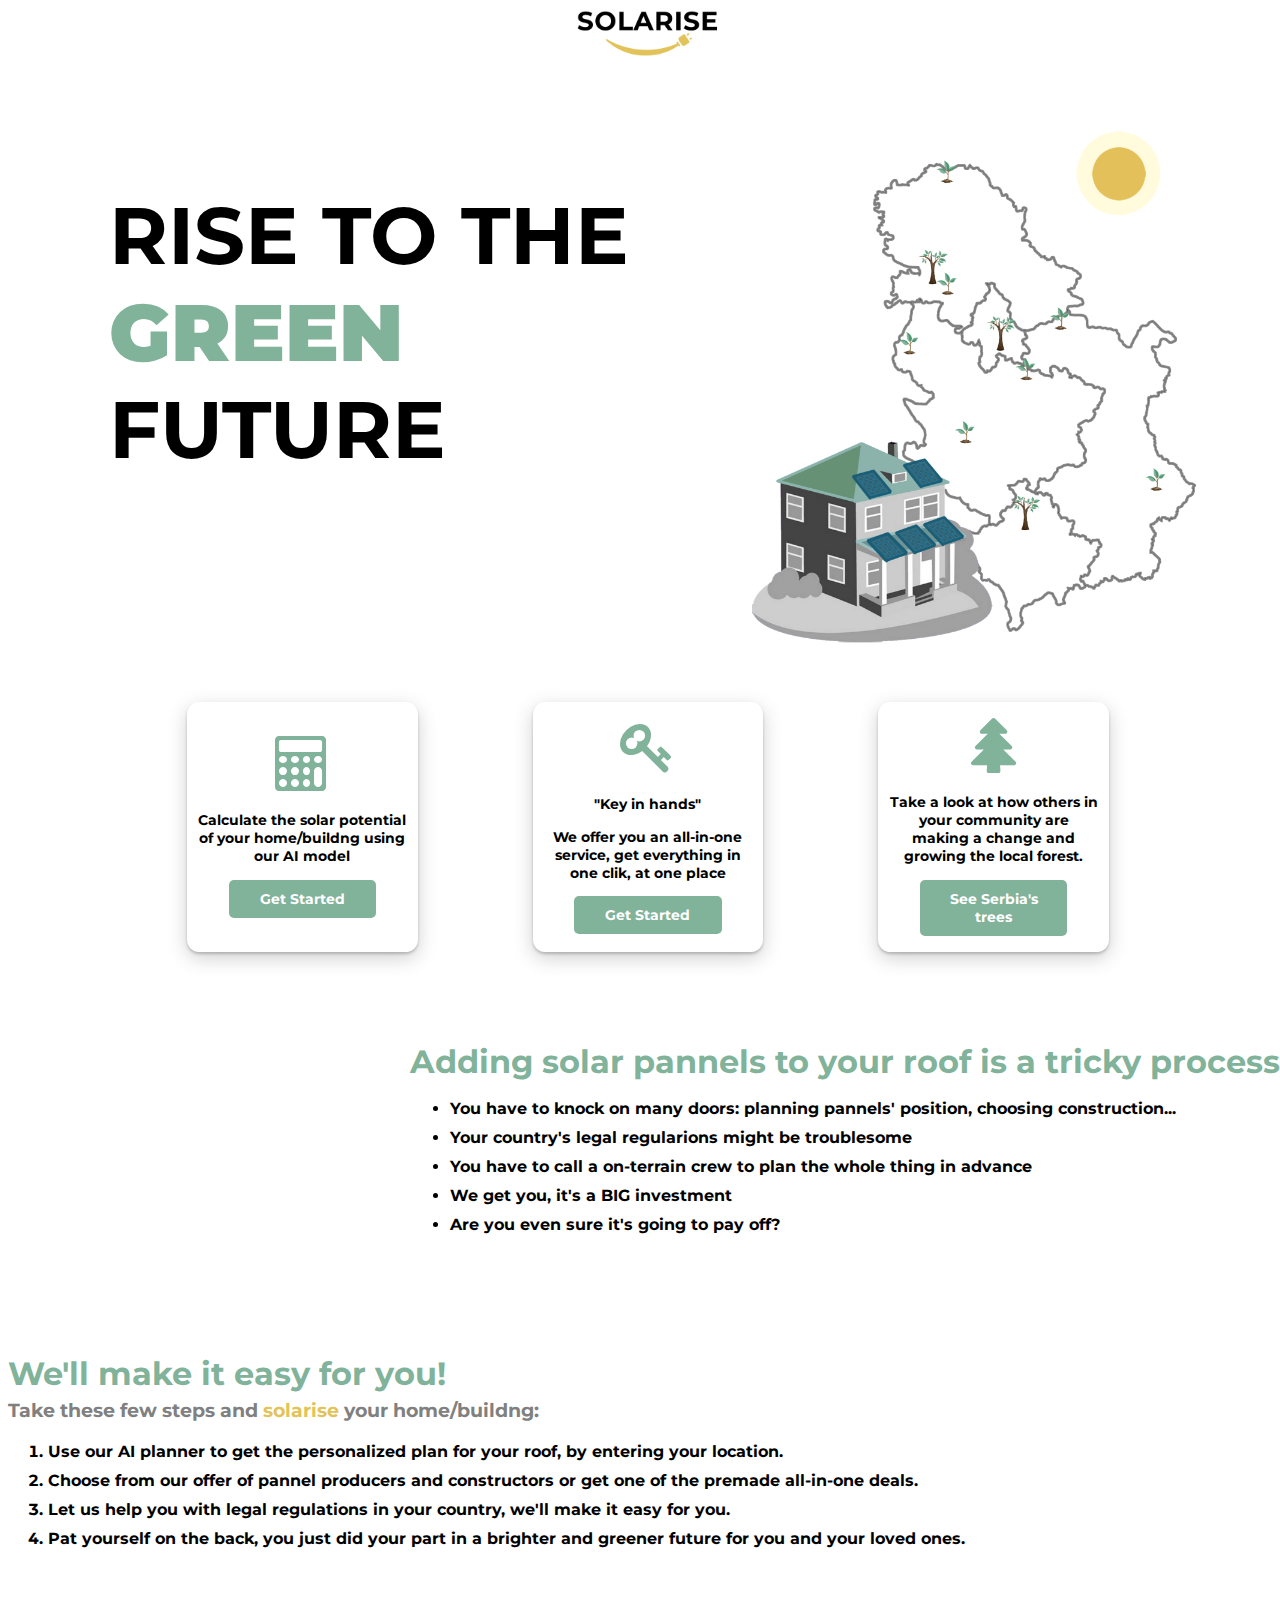
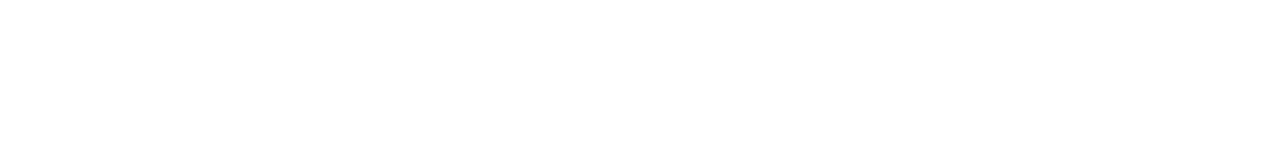
<file: front/index.html>
<!DOCTYPE html>
<html>
    <head>
        <meta charset="UTF-8">
        <meta http-equiv="X-UA-Compatible" content="IE=edge">
        <meta name="viewport" content="width=device-width, initial-scale=1.0">
        <link rel="stylesheet" href="styles/index_style.css" />
        <link rel="preconnect" href="https://fonts.googleapis.com" />
        <link rel="preconnect" href="https://fonts.gstatic.com" crossorigin />
        <link
        href="https://fonts.googleapis.com/css2?family=Mulish:wght@300;400;500;700&family=Sen:wght@400;700;800&display=swap"
        rel="stylesheet"
        />
        <link rel="stylesheet" href="https://cdnjs.cloudflare.com/ajax/libs/font-awesome/4.7.0/css/font-awesome.min.css">
        <link href="https://fonts.googleapis.com/css2?family=Fredoka+One&family=Montserrat:wght@400;600;700;800&display=swap" rel="stylesheet">
        <title>Solarise</title>
    </head>
    <body>
        <div id="nav">
            <!-- <h2>Solarise</h2> -->
            <img src="images/logo.png" alt="">
        </div>
        <div class="moto_banner">
            <div class="moto_text">
                <h1>RISE TO THE<br><span class="green">GREEN</span><br>FUTURE</h1>
            </div>
            <div class="map_image">
                <img src="images/house_map.png" alt="">
            </div>
            
        </div>
        

        <div class="card_row">
            <div class="hp_card">
                <div class="card_content">
                    <div class="icon_holder">
                        <i class="fa fa-solid fa fa-calculator greeny card_icon" style="font-size:55px;"></i>
                    </div>
                    <div class="text">
                        <p>Calculate the solar potential of your home/buildng using our AI model</p>
                    </div>
                    <div class="card_btn">
                        <button class="green_button" onclick='openCalculator()'>Get Started</button>
                    </div>
                </div>
                
            </div>
            <div class="hp_card">
                <div class="card_content">          
                    <div class="icon_holder">
                        <i class="fa fa-solid fa fa-key greeny card_icon" style="font-size:55px;"></i>
                    </div>
                    <div class="text">
                        <p>"Key in hands"</p>
                        <p>We offer you an all-in-one service, get everything in one clik, at one place</p>
                    </div>
                    <div class="card_btn">
                        <button class="green_button">Get Started</button>
                    </div>
                </div>
                
            </div>
            <div class="hp_card">
                <div class="card_content">
                    <div class="icon_holder">
                        <i class="fa fa-solid fa fa-tree greeny card_icon" style="font-size:55px;"></i>
                    </div>
                    <div class="text">
                        <p>Take a look at how others in your community are making a change and growing the local forest.</p>
                    </div>
                    <div class="card_btn">
                        <button class="green_button" onclick='openTree()'>See Serbia's trees</button>
                    </div>
                </div>
                
            </div>
        </div>

        
        <div class="not_easy_panel">
            <!-- <div>
                <img src="../images/house_panels.png" alt="">
            </div> -->
            <div class="not_easy">
                <p class="title">Adding solar pannels to your roof is a tricky process:</p>
                <ul>
                    <li>You have to knock on many doors: planning pannels' position, choosing construction...</li>
                    <li>Your country's legal regularions might be troublesome</li>
                    <li>You have to call a on-terrain crew to plan the whole thing in advance</li>
                    <li>We get you, it's a BIG investment</li>
                    <li>Are you even sure it's going to pay off?</li>
            </div>
        </div>
        
        <div class="make_it_easy">
            <div class="make_easy">
                <p class="title">We'll make it easy for you!</p>
                <p class="subtitle">Take these few steps and <span class="yellow">solarise</span> your home/buildng:</p>
                <ol>
                    <li>Use our AI planner to get the personalized plan for your roof, by entering your location.</li>
                    <li>Choose from our offer of pannel producers and constructors or get one of the premade all-in-one deals.</li>
                    <li>Let us help you with legal regulations in your country, we'll make it easy for you.</li>
                    <li>Pat yourself on the back, you just did your part in a brighter and greener future for you and your loved ones.</li>
                </ol>
            </div>
        </div>
        <script src="scripts/index.js"></script>
    </body>
</html>
</file>
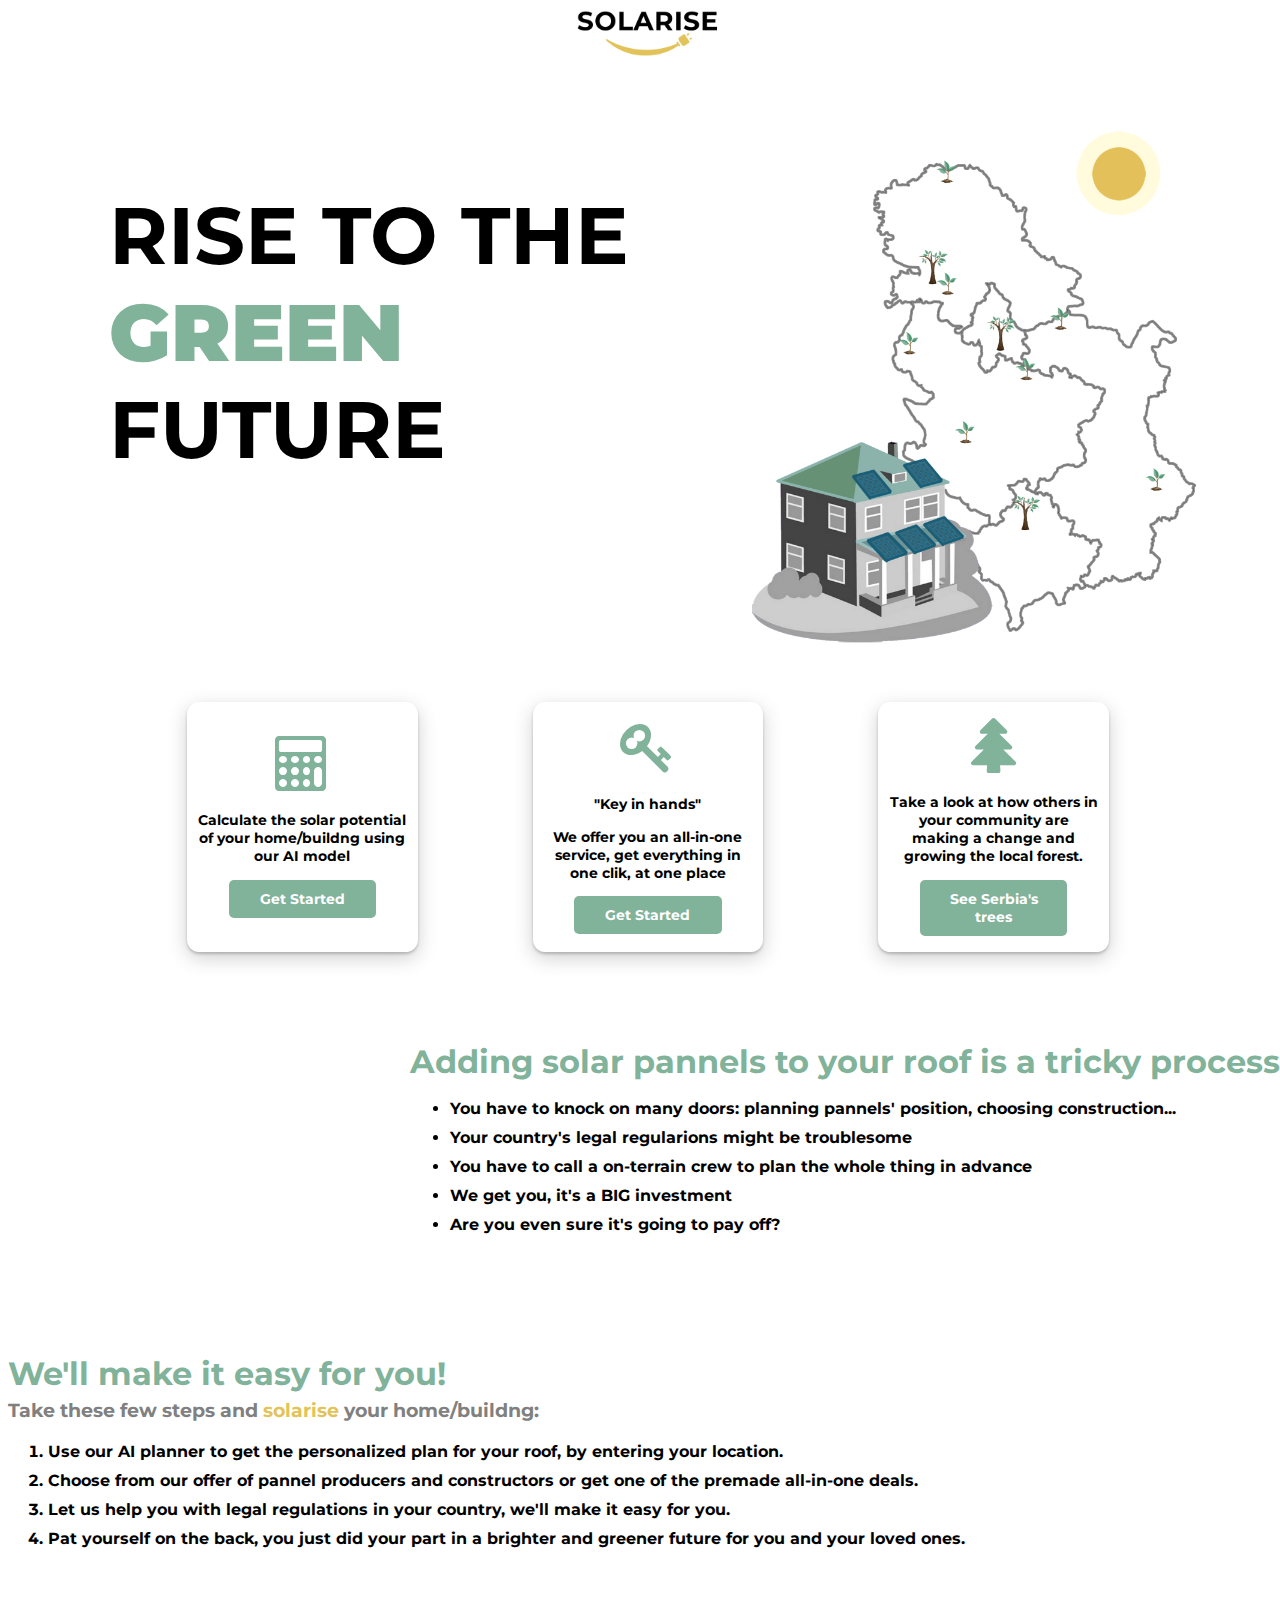
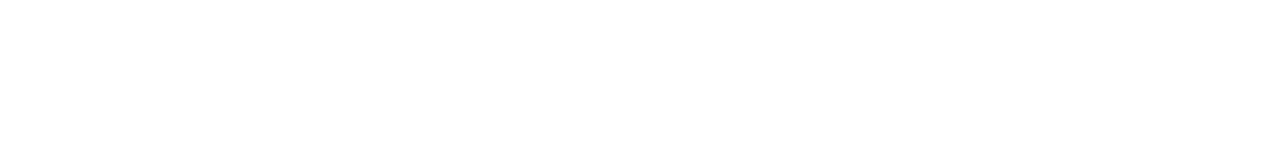
<file: front/pages/index.html>
<!DOCTYPE html>
<html>
    <head>
        <meta charset="UTF-8">
        <meta http-equiv="X-UA-Compatible" content="IE=edge">
        <meta name="viewport" content="width=device-width, initial-scale=1.0">
        <link rel="stylesheet" href="../styles/index_style.css" />
        <link rel="preconnect" href="https://fonts.googleapis.com" />
        <link rel="preconnect" href="https://fonts.gstatic.com" crossorigin />
        <link
        href="https://fonts.googleapis.com/css2?family=Mulish:wght@300;400;500;700&family=Sen:wght@400;700;800&display=swap"
        rel="stylesheet"
        />
        <link rel="stylesheet" href="https://cdnjs.cloudflare.com/ajax/libs/font-awesome/4.7.0/css/font-awesome.min.css">
        <link href="https://fonts.googleapis.com/css2?family=Fredoka+One&family=Montserrat:wght@400;600;700;800&display=swap" rel="stylesheet">
        <title>Solarise</title>
    </head>
    <body>
        <div id="nav">
            <!-- <h2>Solarise</h2> -->
            <img src="../images/logo.png" alt="">
        </div>
        <div class="moto_banner">
            <div class="moto_text">
                <h1>RISE TO THE<br><span class="green">GREEN</span><br>FUTURE</h1>
            </div>
            <div class="map_image">
                <img src="../images/house_map.png" alt="">
            </div>
            
        </div>
        

        <div class="card_row">
            <div class="hp_card">
                <div class="card_content">
                    <div class="icon_holder">
                        <i class="fa fa-solid fa fa-calculator greeny card_icon" style="font-size:55px;"></i>
                    </div>
                    <div class="text">
                        <p>Calculate the solar potential of your home/buildng using our AI model</p>
                    </div>
                    <div class="card_btn">
                        <button class="green_button" onclick='openCalculator()'>Get Started</button>
                    </div>
                </div>
                
            </div>
            <div class="hp_card">
                <div class="card_content">          
                    <div class="icon_holder">
                        <i class="fa fa-solid fa fa-key greeny card_icon" style="font-size:55px;"></i>
                    </div>
                    <div class="text">
                        <p>"Key in hands"</p>
                        <p>We offer you an all-in-one service, get everything in one clik, at one place</p>
                    </div>
                    <div class="card_btn">
                        <button class="green_button">Get Started</button>
                    </div>
                </div>
                
            </div>
            <div class="hp_card">
                <div class="card_content">
                    <div class="icon_holder">
                        <i class="fa fa-solid fa fa-tree greeny card_icon" style="font-size:55px;"></i>
                    </div>
                    <div class="text">
                        <p>Take a look at how others in your community are making a change and growing the local forest.</p>
                    </div>
                    <div class="card_btn">
                        <button class="green_button" onclick='openTree()'>See Serbia's trees</button>
                    </div>
                </div>
                
            </div>
        </div>

        
        <div class="not_easy_panel">
            <!-- <div>
                <img src="../images/house_panels.png" alt="">
            </div> -->
            <div class="not_easy">
                <p class="title">Adding solar pannels to your roof is a tricky process:</p>
                <ul>
                    <li>You have to knock on many doors: planning pannels' position, choosing construction...</li>
                    <li>Your country's legal regularions might be troublesome</li>
                    <li>You have to call a on-terrain crew to plan the whole thing in advance</li>
                    <li>We get you, it's a BIG investment</li>
                    <li>Are you even sure it's going to pay off?</li>
            </div>
        </div>
        
        <div class="make_it_easy">
            <div class="make_easy">
                <p class="title">We'll make it easy for you!</p>
                <p class="subtitle">Take these few steps and <span class="yellow">solarise</span> your home/buildng:</p>
                <ol>
                    <li>Use our AI planner to get the personalized plan for your roof, by entering your location.</li>
                    <li>Choose from our offer of pannel producers and constructors or get one of the premade all-in-one deals.</li>
                    <li>Let us help you with legal regulations in your country, we'll make it easy for you.</li>
                    <li>Pat yourself on the back, you just did your part in a brighter and greener future for you and your loved ones.</li>
                </ol>
            </div>
        </div>
        <script src="../scripts/index.js"></script>
    </body>
</html>
</file>
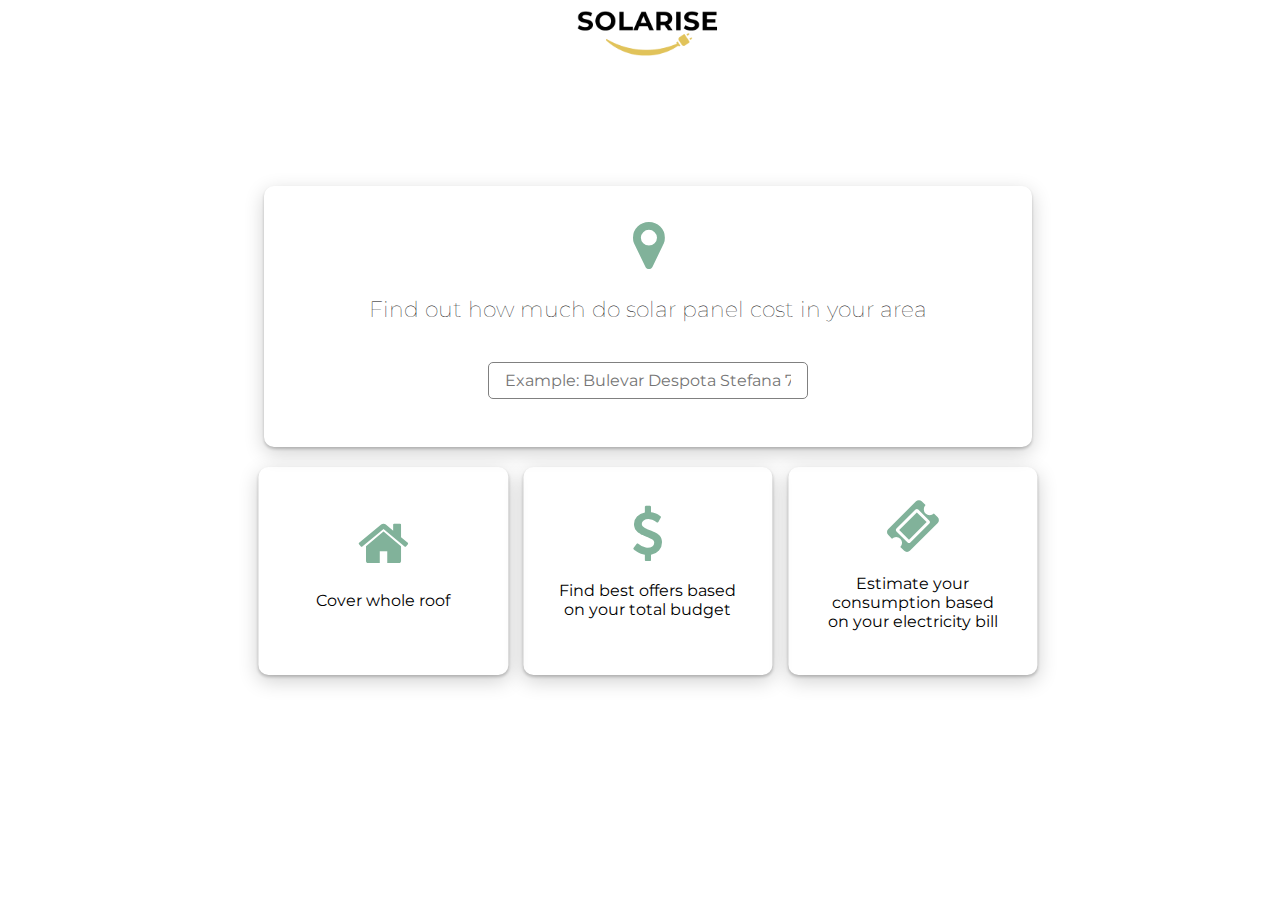
<file: front/pages/calculator.html>
<!DOCTYPE html>

<html>

<head>
    <meta charset="UTF-8">
    <meta http-equiv="X-UA-Compatible" content="IE=edge">
    <meta name="viewport" content="width=device-width, initial-scale=1.0">
    <link rel="stylesheet" href="../styles/index_style.css" />
    <link rel="stylesheet" href="../styles/calculator_style.css" />
    <link rel="preconnect" href="https://fonts.googleapis.com" />
    <link rel="preconnect" href="https://fonts.gstatic.com" crossorigin />
    <link
        href="https://fonts.googleapis.com/css2?family=Mulish:wght@300;400;500;700&family=Sen:wght@400;700;800&display=swap"
        rel="stylesheet" />
    <link rel="stylesheet" href="https://cdnjs.cloudflare.com/ajax/libs/font-awesome/4.7.0/css/font-awesome.min.css">
    <link
        href="https://fonts.googleapis.com/css2?family=Fredoka+One&family=Montserrat:wght@400;600;700;800&display=swap"
        rel="stylesheet">

    <link href="https://cdn.jsdelivr.net/npm/bootstrap@5.1.0/dist/css/bootstrap.min.css" rel="stylesheet"
        integrity="sha384-KyZXEAg3QhqLMpG8r+8fhAXLRk2vvoC2f3B09zVXn8CA5QIVfZOJ3BCsw2P0p/We" crossorigin="anonymous">


    <title>Solarise</title>
</head>

<body>

    <div id="nav">
        <img src="../images/logo.png" alt="">
    </div>

    <div>
        <div class="calculator-card">

            <i class="fa fa-solid fa fa-map-marker greeny card_icon" style="font-size:55px;"></i>

            <div class="text label-text">
                <p>Find out how much do solar panel cost in your area</p>
            </div>

            <div>
                <input id="address" placeholder="Example: Bulevar Despota Stefana 7"
                    class="location input-location"></input>
            </div>

        </div>

        <div class="middle-small-cards">
            <a id="maxLink" class="calculator-card inline-cards" onclick="showMaxForm()" href="#forms">
                <div class=".icon_holder">
                    <i class="fa fa-solid fa fa-home greeny card_icon" style="font-size:55px;"></i>
                </div>

                <p>Cover whole roof</p>
            </a>
            <a id="budgetLink" class="calculator-card inline-cards" onclick="showBudgetForm()" href="#forms">
                <div class=".icon_holder">
                    <i class="fa fa-solid fa fa-dollar greeny card_icon" style="font-size:55px;"></i>
                </div>
                <p>Find best offers based on your total budget</p>
            </a>
            <a id="billLink" class="calculator-card inline-cards" onclick="showBillForm()" href="#forms">
                <div class=".icon_holder">
                    <i class="fa fa-solid fa fa-ticket greeny card_icon" style="font-size:55px;"></i>
                </div>
                <p>Estimate your consumption based on your electricity bill</p>
            </a>
        </div>
    </div>

    <div class="container" id="forms">
        <div id="form1" class="row hide">
            <div id="choose-companies" class="col-sm-12 col-lg-6">
                <p>Choose your prefered company:</p>
                <select id="company-list1" class="form-select form-select-md mb-3" aria-label=".form-select-lg example">
                    <option selected>Open this select menu</option>
                    <option value="1">Luxor</option>
                    <option value="2">Eco line</option>
                    <option value="3">Flisom</option>
                </select>
                <button id="btn1" type="button" class="btn btn-success">Find a deal</button>

            </div>
            <div id="show-cost" class="col-sm-12 col-lg-6">
                <p>All what you need is: </p>
                <hr>
                <ol class="list-group list-group-numbered">
                    <li class="list-group-item d-flex justify-content-between align-items-start">
                        <div class="ms-2 me-auto">
                            <div class="fw-bold">Panels</div>
                            Price for 1 panel: <span id="price-1-panel"></span>
                        </div>
                        <span id="number-of-panels" class="badge bg-primary rounded-pill"></span>
                    </li>
                    <li class="list-group-item d-flex justify-content-between align-items-start">
                        <div class="ms-2 me-auto">
                            <div class="fw-bold">Inverter</div>
                            Price for 1 invereter: <span id="price-1-inverter"></span>
                        </div>
                        <span id="number-of-inverters" class="badge bg-primary rounded-pill"></span>
                    </li>
                    <li class="list-group-item">Rails: <span id="rails-price"></li>
                    <li class="list-group-item">Montage: <span id="montage-price"></li>
                </ol>
                <p>Total fee is: <span id="total-fee"></span></p>

            </div>
        </div>

        <div id="form2" class="row hide">
            <div id="choose-companies" class="col-sm-12 col-lg-6">
                <p>Choose your prefered company:</p>
                <select id="company-list2" class="form-select form-select-md mb-3" aria-label=".form-select-lg example">
                    <option selected>Open this select menu</option>
                    <option value="1">Luxor</option>
                    <option value="2">Eco line</option>
                    <option value="3">Flisom</option>
                </select>
                <div class="mb-3 col-lg-3">
                    <label for="priceInput" class="form-label">Your budget:</label>
                    <input type="number" class="form-control" id="priceInput" placeholder="5000">
                </div>
                <button id="btn2" type="button" class="btn btn-success">Find a deal</button>

            </div>
            <div id="show-cost" class="col-sm-12 col-lg-6">
                <p>All what you need is: </p>
                <hr>
                <ol class="list-group list-group-numbered">
                    <li class="list-group-item d-flex justify-content-between align-items-start">
                        <div class="ms-2 me-auto">
                            <div class="fw-bold">Panels</div>
                            Price for 1 panel: <span id="price-1-panel2"></span>
                        </div>
                        <span id="number-of-panels2" class="badge bg-primary rounded-pill"></span>
                    </li>
                    <li class="list-group-item d-flex justify-content-between align-items-start">
                        <div class="ms-2 me-auto">
                            <div class="fw-bold">Inverter</div>
                            Price for 1 invereter: <span id="price-1-inverter2"></span>
                        </div>
                        <span id="number-of-inverters2" class="badge bg-primary rounded-pill"></span>
                    </li>
                    <li class="list-group-item">Rails: <span id="rails-price2"></li>
                    <li class="list-group-item">Montage: <span id="montage-price2"></li>
                </ol>
                <p>Total fee is: <span id="total-fee2"></span></p>

            </div>
        </div>

        <div id="form3" class="row hide">
            <div id="choose-companies" class="col-sm-12 col-lg-6">
                <p>Choose your prefered company:</p>
                <select id="company-list3" class="form-select form-select-md mb-3" aria-label=".form-select-lg example">
                    <option selected>Open this select menu</option>
                    <option value="1">Luxor</option>
                    <option value="2">Eco line</option>
                    <option value="3">Flisom</option>
                </select>
                <div class="mb-3 col-lg-3">
                    <label for="billInput" class="form-label">Your monthly bill:</label>
                    <input type="number" class="form-control" id="billInput" placeholder="5000">
                </div>
                <button id="btn3" type="button" class="btn btn-success">Find a deal</button>

            </div>
            <div id="show-cost" class="col-sm-12 col-lg-6">
                <p>All what you need is: </p>
                <hr>
                <ol class="list-group list-group-numbered">
                    <li class="list-group-item d-flex justify-content-between align-items-start">
                        <div class="ms-2 me-auto">
                            <div class="fw-bold">Panels</div>
                            Price for 1 panel: <span id="price-1-panel3"></span>
                        </div>
                        <span id="number-of-panels3" class="badge bg-primary rounded-pill"></span>
                    </li>
                    <li class="list-group-item d-flex justify-content-between align-items-start">
                        <div class="ms-2 me-auto">
                            <div class="fw-bold">Inverter</div>
                            Price for 1 invereter: <span id="price-1-inverter3"></span>
                        </div>
                        <span id="number-of-inverters3" class="badge bg-primary rounded-pill"></span>
                    </li>
                    <li class="list-group-item">Rails: <span id="rails-price3"></li>
                    <li class="list-group-item">Montage: <span id="montage-price3"></li>
                </ol>
                <p>Total fee is: <span id="total-fee3"></span></p>

            </div>
        </div>
    </div>

    <script src="../scripts/forms.js"></script>


</body>

</html>
</file>
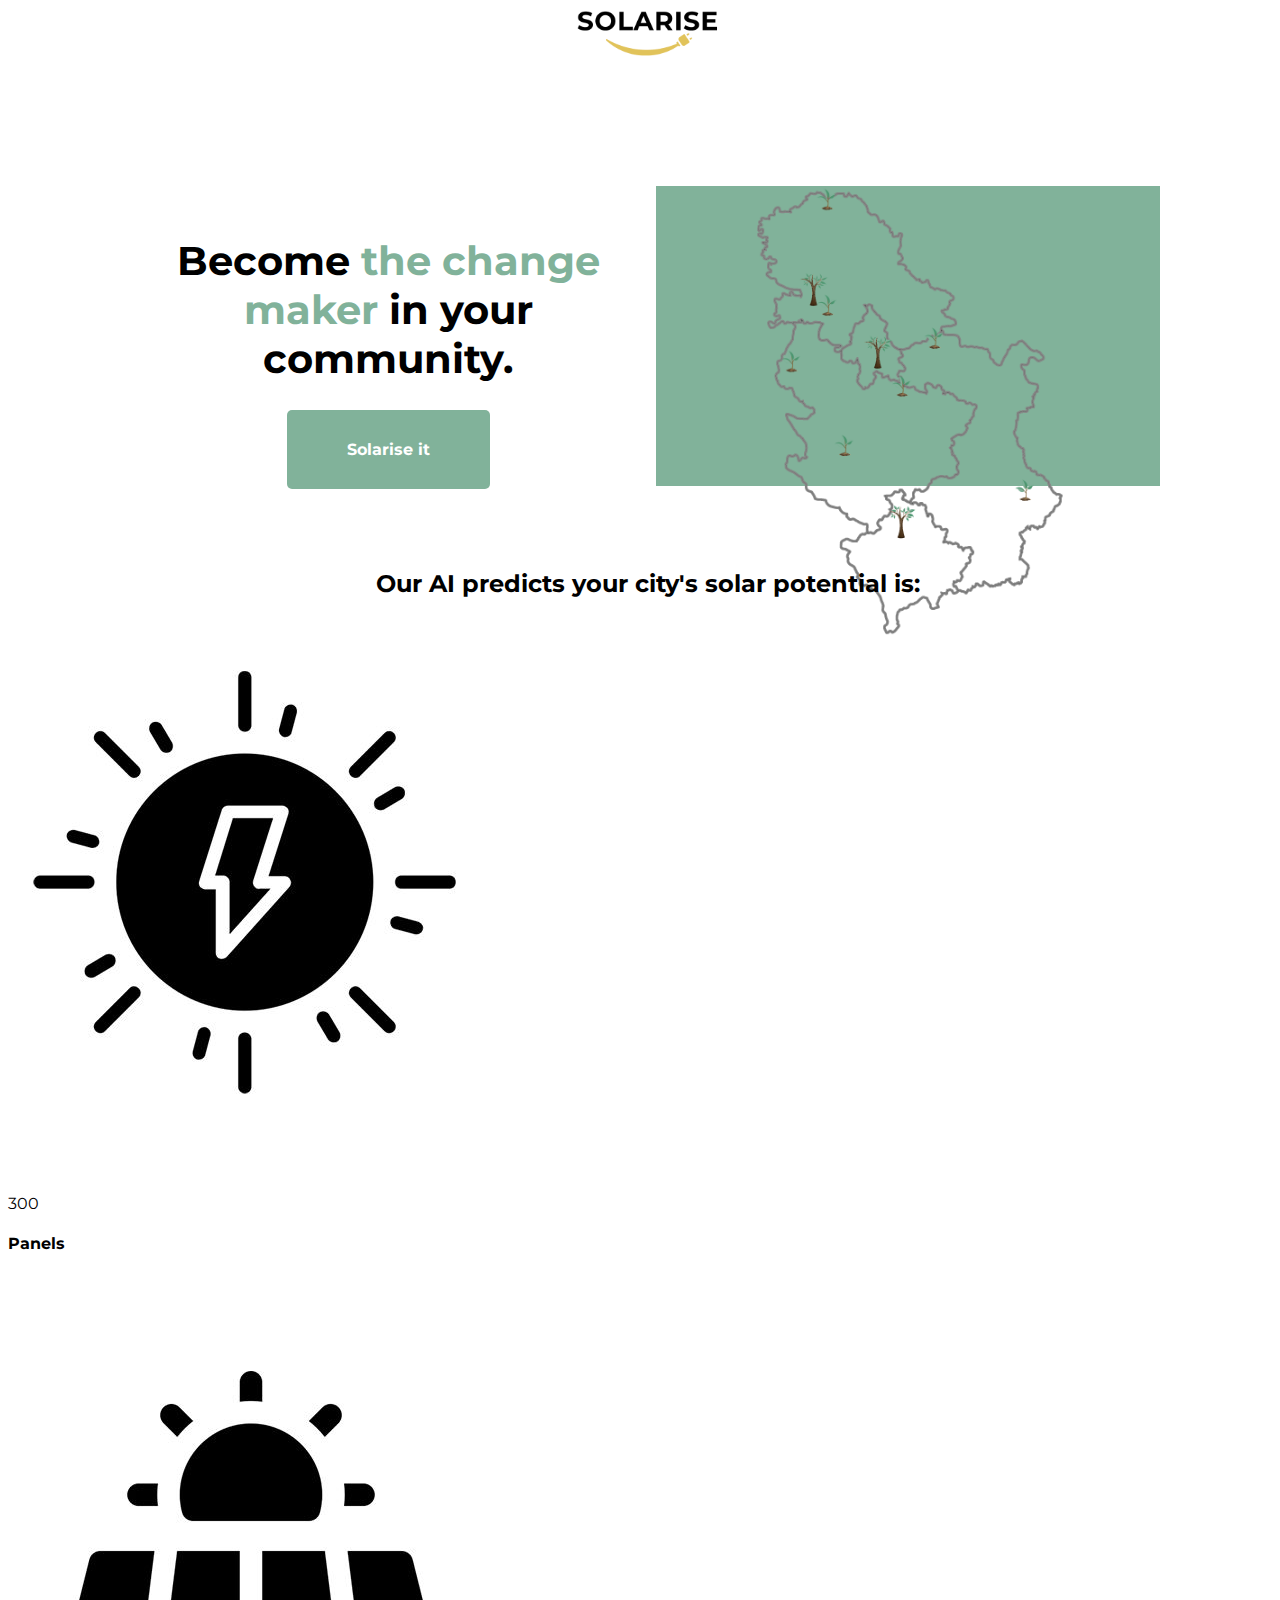
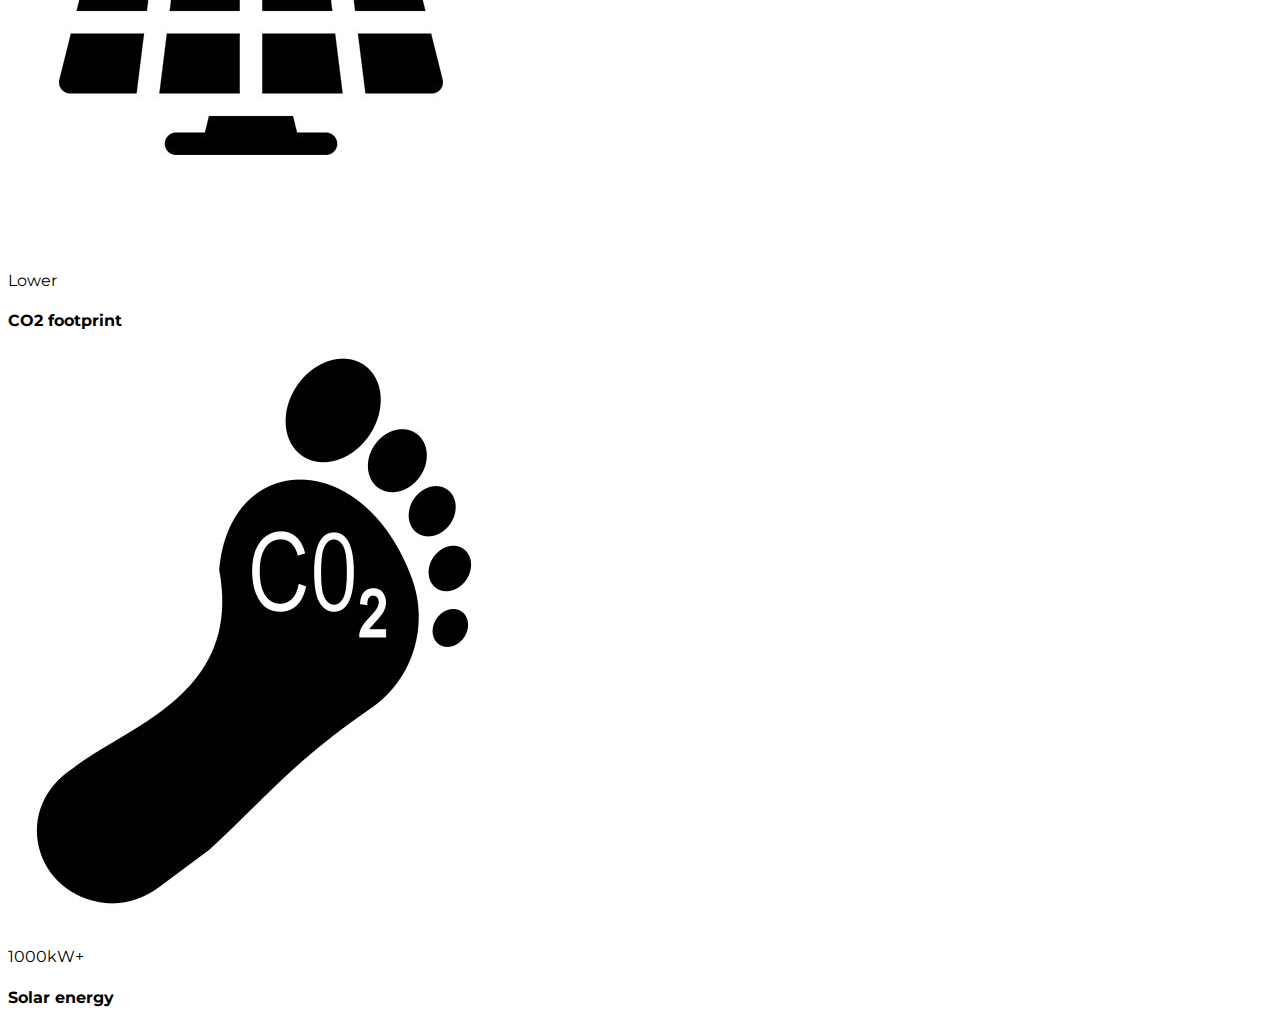
<file: front/pages/tree_page.html>
<!DOCTYPE html>
<html>
    <head>
        <meta charset="UTF-8">
        <meta http-equiv="X-UA-Compatible" content="IE=edge">
        <meta name="viewport" content="width=device-width, initial-scale=1.0">
        <link rel="stylesheet" href="../styles/index_style.css" />
        <link rel="preconnect" href="https://fonts.googleapis.com" />
        <link rel="preconnect" href="https://fonts.gstatic.com" crossorigin />
        <link
        href="https://fonts.googleapis.com/css2?family=Mulish:wght@300;400;500;700&family=Sen:wght@400;700;800&display=swap"
        rel="stylesheet"
        />
        <link rel="stylesheet" href="https://cdnjs.cloudflare.com/ajax/libs/font-awesome/4.7.0/css/font-awesome.min.css">
        <link href="https://fonts.googleapis.com/css2?family=Fredoka+One&family=Montserrat:wght@400;600;700;800&display=swap" rel="stylesheet">
        <title>Solarise</title>
    </head>
    <body>
        <div id="nav">
        <!-- <h2>Solarise</h2> -->
            <img src="../images/logo.png" alt="">
        </div>
        <div id="tree_map_section">
            <section id="tree_text_section">
                <h1 class="moto_text exclude_margin">
                    Become <span style="color: #81b29a;">the change maker</span> in your community.
                </h1>
                <button class="green_button_large" onclick="openCalculator()">Solarise it</button>
            </section>
            <section id="tree_map">
                <img src="../images/serbia_map.png">
            </section>
        </div>
        <div id="solar_potential">
            <h2 class="small_title">Our AI predicts your city's solar potential is:</h2>
            <div class="stats_container">
                <div class="stat_item">
                  <div class="icon_container_wrap">
                    <img  class="icon_container" src="../images/WhatsApp Image 2022-11-27 at 13.49.21 (1).jpeg" alt="Solar panel">
                  </div>
                  <div class="stat_card">
                    <p class="stat_content">300</p>
                    <h4 class="stat_text">Panels</h4>
                  </div>
                </div>
                <div class="stat_item">
                  <div class="icon_container_wrap">
                    <img  class="icon_container" src="../images/WhatsApp Image 2022-11-27 at 13.49.21.jpeg" alt="Co2 foot">
                  </div>
                  <div class="stat_card">
                    <p class="stat_content">Lower</p>
                    <h4 class="stat_text">CO2 footprint</h4>
                  </div>
                </div>
                <div class="stat_item">
                  <div class="icon_container_wrap">
                    <img  class="icon_container" src="../images/WhatsApp Image 2022-11-27 at 13.49.22.jpeg" alt="Solar energy">
                  </div>
                  <div class="stat_card">
                    <p class="stat_content">1000kW+</p>
                    <h4 class="stat_text">Solar energy</h4>
                  </div>
                </div>
            </div>  
        </div>

        <script src="../scripts/tree.js"></script>
    </body>
</html>
</file>
<file: front/styles/index_style.css>
* {
    font-family: 'Montserrat', sans-serif;
    box-sizing: border-box;
}

body {
    height: 100%;
    width: 100%;
}


#nav {
    width: 100%;
    height: 50px;
    font-size: 1.5em;
    color: white;
    text-align: center;
    color: black;
}

#nav img {
    height: 2em;
    font-size: 1.5em;
    color: white;
    color: black;
}

.moto_banner {
    display: grid;
    grid-template-columns: 1fr 1fr;
    margin: 20px 7%;
}

.moto_text {
    position: relative;
    margin-top: 20px;
    color: black;
    font-size: 2.5em;
    margin-top: 10%;
    margin-left: 2%;
}

.green {
    color: #81b29a;
    font-weight: bolder;
}

.hp_card {
    height: 250px;
    width: 20%;
    border-radius: 5%;
    vertical-align: middle;
    display: flex;
    align-items: center;
    justify-content: center;
    font-weight: bold;
    font-size: 0.9em;
    padding-left: 10px;
    padding-right: 10px;
    box-shadow: 0 2px 3px 0 rgba(0, 0, 0, 0.2), 0 6px 20px 0 rgba(0, 0, 0, 0.19);
}


.greeny {
    color: #81b29a;
}

.white {
    color: white;
}

.card_button {
    text-align: center;
    display: inline-block;
}

.card_content {
    text-align: center;
}

.green_button {
    width: 70%;
    height: 20%;
    padding: 10px 15px;
    background-color: #81b29a;
    color: white;
    border: none;
    border-radius: 5px;
    font-size: 1em;
    font-weight: bold;
    display: inline-block;
    margin: 0 auto;
    cursor: pointer;
}

#tree_map_section{
    padding-top: 3%;
    display: grid;
    grid-template-columns: 1fr 1fr;
    gap: 5rem;
    text-align: center;
    width: 80%;
    margin: auto;
}

#tree_text_section{
    text-align: center;
    order: 1;
}

#tree_map{
    height: 450px;
    order: 2;
}

#tree_map img{
    height: 450px;
}

.green_button_large {
    padding: 30px 60px;
    background-color: #81b29a;
    color: white;
    border: none;
    border-radius: 5px;
    font-size: 1em;
    font-weight: bold;
    display: inline-block;
    margin: 0 auto;
    cursor: pointer;
}

.text {
    text-align: center;
}

.card_row {
    display: flex;
    flex-wrap: wrap;
    flex-direction: row;
    justify-content: space-evenly;
    margin: 5%;
}

.icon_holder {
    margin-bottom: 20px;
}

.not_easy_panel {
    margin-top: 5%;
    width: 100%;
    height: 300px;
    margin-right: 5%;
}

.not_easy {
    float: right;
}

.make_it_easy {
    margin-left: 5%;
    width: 100%;
    height: 300px;
}

li {
    font-weight: bold;
    margin-bottom: 10px;
}
    #tree_map_section {
        padding-top: 10%;
        display: grid;
        grid-template-columns: 1fr 1fr;
        gap: 1rem;
        text-align: center;
        width: 80%;
        margin: auto;
    }

    #tree_text_section {
        order: 1;
    }

    #tree_map {
        height: 300px;
        background-color: #81b29a;
        order: 2;
    }

    .green_button_large {
        padding: 30px 60px;
        background-color: #81b29a;
        color: white;
        border: none;
        border-radius: 5px;
        font-size: 1em;
        font-weight: bold;
        display: inline-block;
        margin: 0 auto;
        cursor: pointer;
    }

    .text {
        text-align: center;
    }

    .card_row {
        display: flex;
        flex-wrap: wrap;
        flex-direction: row;
        justify-content: space-evenly;
        margin: 5%;
    }

    .icon_holder {
        margin-bottom: 20px;
    }

    .not_easy_panel {
        margin-top: 5%;
        width: 100%;
        height: 300px;
        margin-right: 5%;
    }

    .not_easy {
        float: right;
    }

    .make_it_easy {
        margin-left: 5%;
        width: 100%;
        height: 300px;
    }

    li {
        font-weight: bold;
        margin-bottom: 10px;
    }

    ol {
        margin-top: 1.5%;
    }

    ul {
        margin-top: 2%;
    }

    .yellow {
        color: #e1c35a;
    }

    .title {
        font-size: 2em;
        color: #81b29a;
        font-weight: bold;
        margin: 3% 0 0 0;
    }

    .list_elem {
        font-weight: bold;
    }

    .subtitle {
        font-weight: bold;
        font-size: 1.2em;
        margin-top: 5px;
        color: #808080;
    }

    .map_image {
        margin-top: 10px;
        height: 550px;
    }

    .map_image img {
        height: 600px;
        float: right;
    }

    .exclude_margin {
        margin-left: 0;
    }

    .make_it_easy {
        margin-top: 20px;
        margin-bottom: 100px;
        margin-left: 0;
    }
    .moto_images {
        display: grid;
        grid-template-columns: 1fr 1fr;
    }

    .house_image {
        margin-top: 10px;
        height: 550px;
        margin-right: -10%;
        margin-bottom: -10%;
    }

    .house_image img {
        height: 500px;
        float: right;
    }


    @media screen and (max-width: 800px) {
        .hp_card {
            width: 100%;
            margin-top: 5%;
        }

        .title {
            font-size: 1.5em;
            color: #81b29a;
            font-weight: bold;
            margin: 3% 0 0 0;
        }

        .moto_banner {
            display: block;
        }

        .map_image {
            margin-top: -30px;
            height: 450px;
        }

        .map_image img {
            height: 450px;
        }


        .moto_text {
            margin-top: 20%;
            width: 100%;
        }

        .make_it_easy {
            margin-top: 20px;
            margin-bottom: 100px;
            margin-left: 0;
        }

        #nav {
            font-size: 1em;
        }

        .not_easy_panel {
            margin-right: 0;
        }

        .moto_text {
            font-size: 1.8em;
        }
    }

    .small_title {
        margin: 0 auto;
        text-align: center;
    }

    #solar_potential {
        padding-top: 5rem;
    }

@media screen and (max-width: 800px) {
    #tree_map_section{
        grid-template-columns: 1fr;
        grid-column-gap: 100em;
        width: 100%;
    }
    .stats {
        width: 100%;
        margin: auto;
        padding: 2% 5%;
    }

    .stats_container {
        display: grid;
        grid-template-columns: 1fr 1fr 1fr;
        padding: 40px 0;
    }

    .stat_item {
        display: flex;
        align-items: flex-end;
        flex-wrap: wrap;

        margin: 0 auto;

    }


    .icon_container_wrap {
        display: inline-block;
        width: 60px;
        margin-right: 10px;
    }

    .icon_container_wrap img {
        width: 100%;
    }

    .icon_container {
        width: 100%;
        height: 100%;
    }

    .stat_content {
        display: inline-block;
        font-size: 2.3rem;
        margin: 0;
        margin-bottom: -50px;
        padding: 0;
        transform: scale(1, 1.15);
        font-weight: 400;
    }

    .stat_text {
        font-size: 1.25rem;
        margin: 0;
        padding: 0;
        font-weight: 400;
    }

    .stat_card {
        margin: 10px;
    }

    @media screen and (max-width: 600px) {
        #tree_map_section {
            grid-template-columns: 1fr;
            grid-column-gap: 100em;
        }

        .stats_container {
            display: grid;
            grid-template-columns: 1fr;
            padding: 40px 0;
        }
    }
</file>
<file: front/styles/calculator_style.css>
.container {
    margin-top: 20em;
    margin-bottom: 20em;
}

.container p {
    margin: 20px !important;
}

.container #choose-companies p {
    font-size: 1.5rem;
}

.container #show-cost p {
    font-size: 1.5rem;
}

.hide {
    display: none !important;
}

a {
    all: unset;
}

.calculator-card {
    width: 60%;
    height: auto;
    position: relative;
    top: 8em;
    left: 50%;
    transform: translate(-50%, 0);
    padding: 2em;
    align-content: center;
    text-align: center;
    border-radius: 10px;
    box-shadow: 0 2px 3px 0 rgba(0, 0, 0, 0.2), 0 6px 20px 0 rgba(0, 0, 0, 0.19);
}

.label-text {
    font-size: 1.4em;
    font-weight: 100;
    text-align: center;
}

.input-location {
    width: calc(min(45vw, 20em));
    border-radius: 5px;
    padding: 0.5em 1em;
    margin: 1em 0em;
    font-size: 1em;
    border: 0.1px solid grey;
}

.input-location:focus {
    outline: 0.1px solid #81b29a;
}


.middle-small-cards {
    width: 62%;
    margin: auto;
    display: grid;
    grid-template-columns: 1fr 1fr 1fr;
}

.inline-cards {
    position: relative;
    width: 70%;
    height: 9em;
    margin-top: 20px;
    cursor: pointer;
    color: black;
    display: table-cell;
    vertical-align: middle;
    text-decoration: none;
}

.inline-cards p {
    margin-top: 20px;
}


.inline-cards:hover {
    background-color: #81b29a;
    color: white;
    transition: transform .5s ease;
}


.inline-cards:hover i {
    background-color: #81b29a;
    color: white;
}

.btn {
    background-color: #81b29a !important;
    border: 0px !important;
}


@media (max-width: 800px) {
    .middle-small-cards {
        grid-template-columns: 1fr;
    }

    .calculator-card {
        width: 90%;
        font-size: 0.8em;
    }

    .input-location {
        width: 70%;
        font-size: 0.8em;
    }
}
</file>
